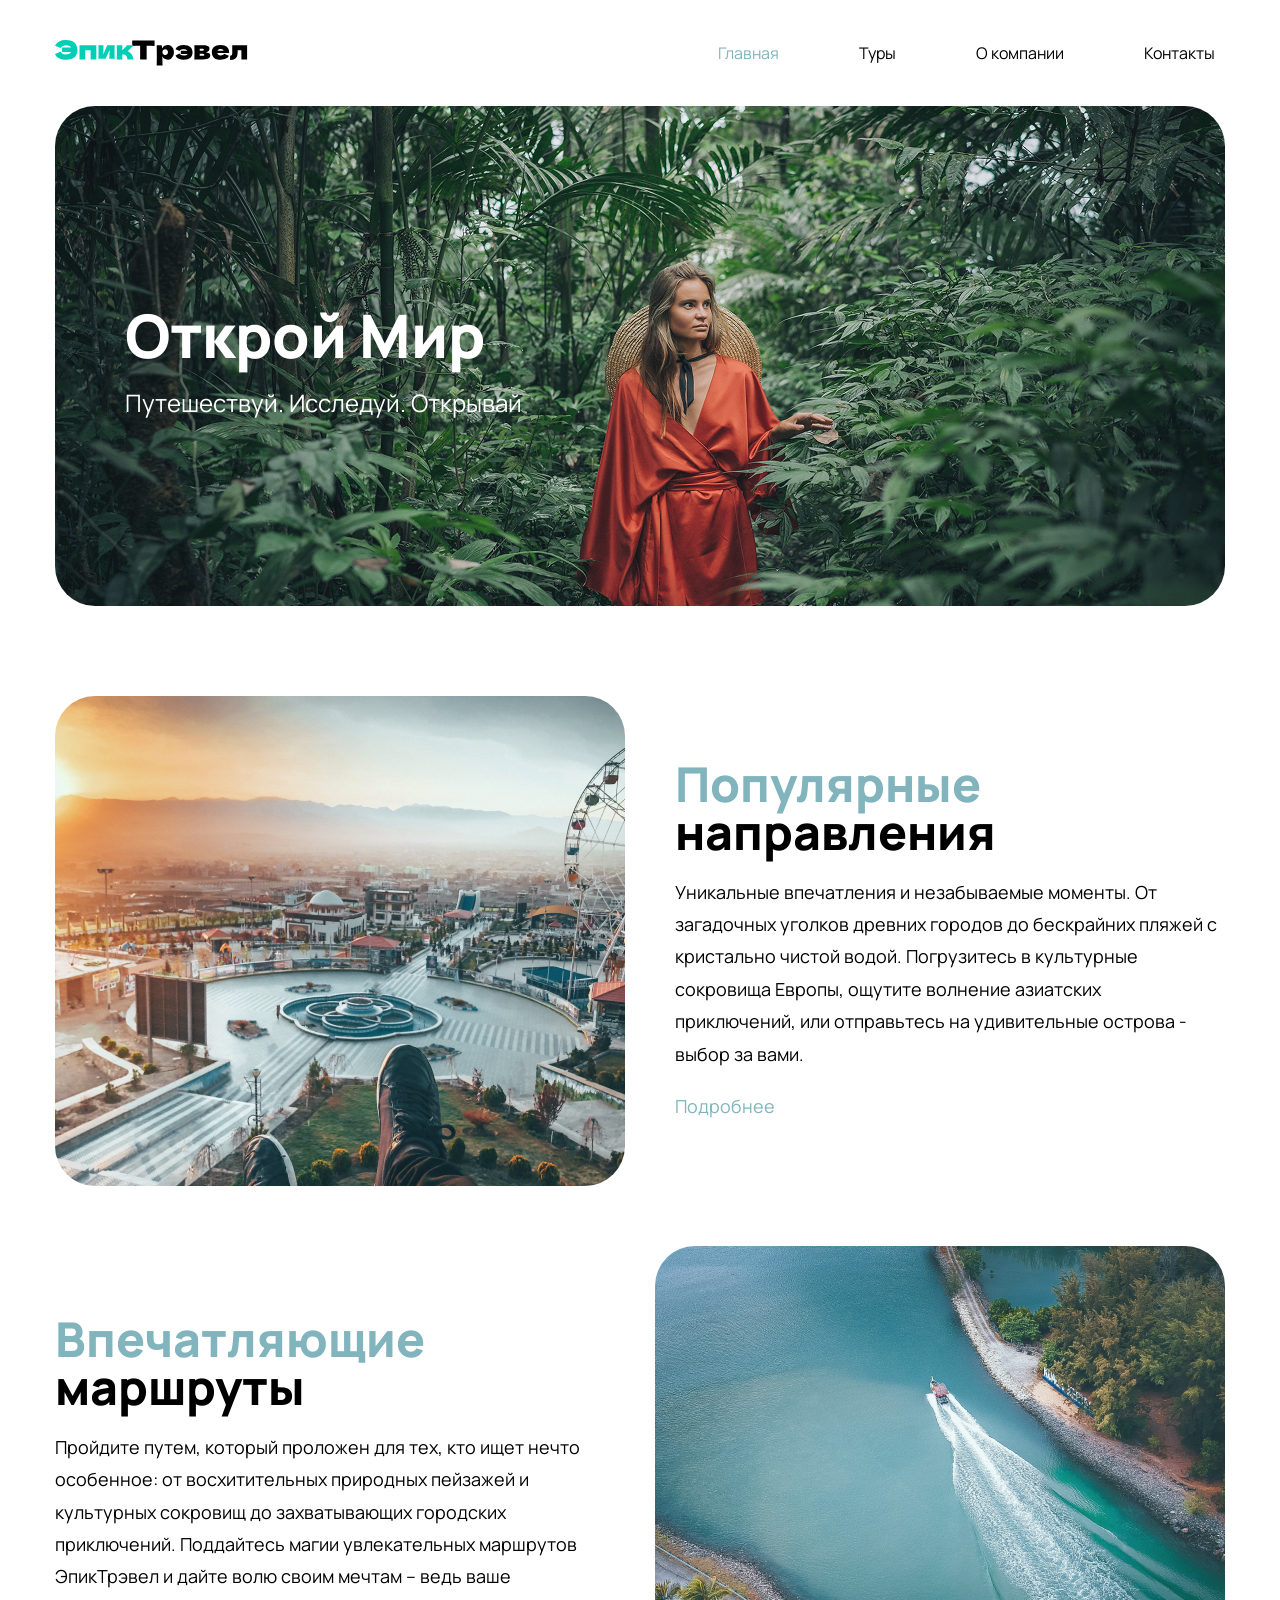
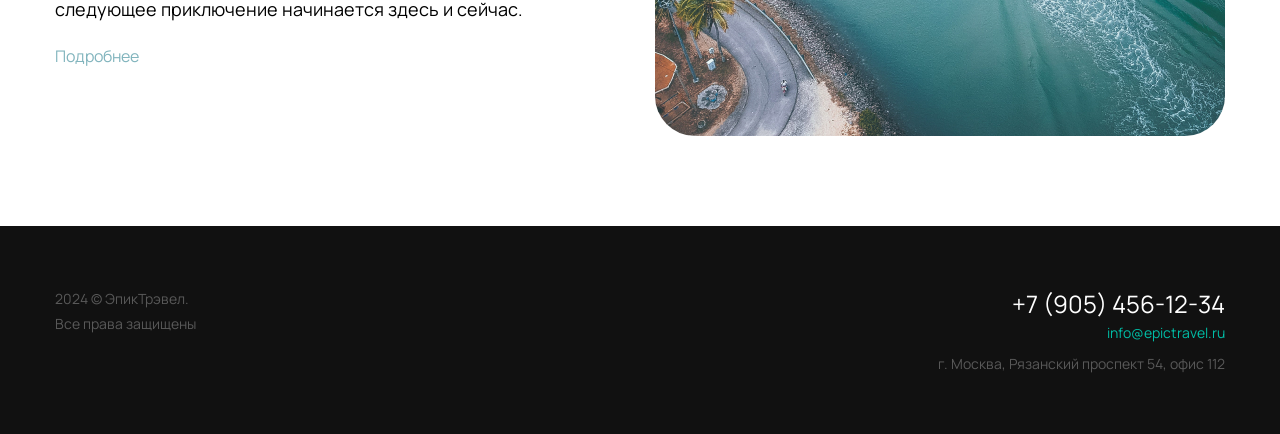
<file: index.html>
<!DOCTYPE html>
<html lang="ru">
<head>
    <meta charset="UTF-8">
    <!-- <meta name="viewport" content="width=device-width, initial-scale=1.0"> -->
    <title>Форест Тревел</title>
    <link rel="preconnect" href="https://fonts.googleapis.com">
    <link rel="preconnect" href="https://fonts.gstatic.com" crossorigin>
    <link href="https://fonts.googleapis.com/css2?family=Manrope:wght@200..800&display=swap" rel="stylesheet">
    <link rel="stylesheet" href="./css/main.css">
</head>
<body class="sticky-footer">
    <header class="header">
        <div class="container">
            <nav class="nav">
                <a href="./index.html"><img src="./img/logo/logo.svg" alt="Логотип"></a>
                
                <ul class="nav-list">
                    <li class="list-item active"><a href="./index.html">Главная</a></li>
                    <li class="list-item"><a href="tours.html">Туры</a></li>
                    <li class="list-item"><a href="about.html">О компании</a></li>
                    <li class="list-item"><a href="contacts.html">Контакты</a></li>
                </ul>
            </nav>
        </div>
    </header>
    <main class="main-page">
        <div class="container">
            <section class="promo">
                <h1 class="promo-title">Открой Мир</h1>
                <p class="promo-subtitle">Путешествуй. Исследуй. Открывай</p>
            </section>

            <div class="main-content">
                <section class="card">
                    <div class="content-img">
                        <img class="card-img" src="./img/main/main-content/img-01.jpg" srcset="./img/main/main-content/img-01@2x.jpg 2x" alt="01">
                    </div>
                    <div class="card-desc">
                        <h2 class="title-2"><span>Популярные</span> направления</h2>
                        <p>Уникальные впечатления и незабываемые моменты. От загадочных уголков древних городов до бескрайних пляжей с кристально чистой водой. Погрузитесь в культурные сокровища Европы, ощутите волнение азиатских приключений, или отправьтесь на удивительные острова - выбор за вами.</p>
                        <p><a class="card-read-more" href="#!">Подробнее</a></p>
                    </div>
                </section>
                <section class="card">
                    <div class="content-img">
                        <img class="card-img" src="./img/main/main-content/img-02.jpg" srcset="./img/main/main-content/img-02@2x.jpg 2x" alt="02">
                    </div>
                    <div class="card-desc">
                        <h2 class="title-2"><span>Впечатляющие</span> маршруты</h2>
                        <p>Пройдите путем, который проложен для тех, кто ищет нечто особенное: от восхитительных природных пейзажей и культурных сокровищ до захватывающих городских приключений. Поддайтесь магии увлекательных маршрутов ЭпикТрэвел и дайте волю своим мечтам – ведь ваше следующее приключение начинается здесь и сейчас.</p>
                        <a class="card-read-more" href="#!">Подробнее</a>
                    </div>
                </section>
            </div>
        </div>
    </main>
    <footer class="footer">
        <div class="container">
            <nav class="footer-row">
                <div class="footer-copyright">
                    <p>2024 © ЭпикТрэвел. <br>Все права защищены</p>
                </div>
                <address class="footer-contacts">
                    <a class="tel" href="tel:+79054561234">+7 (905) 456-12-34</a>
                    <a class="email" href="mailto:info@epictravel.ru">info@epictravel.ru</a>
                    <p class="address">г. Москва, Рязанский проспект 54, офис 112</p>
                </address>
            </nav>
        </div>
    </footer>
</body>
</html>
</file>
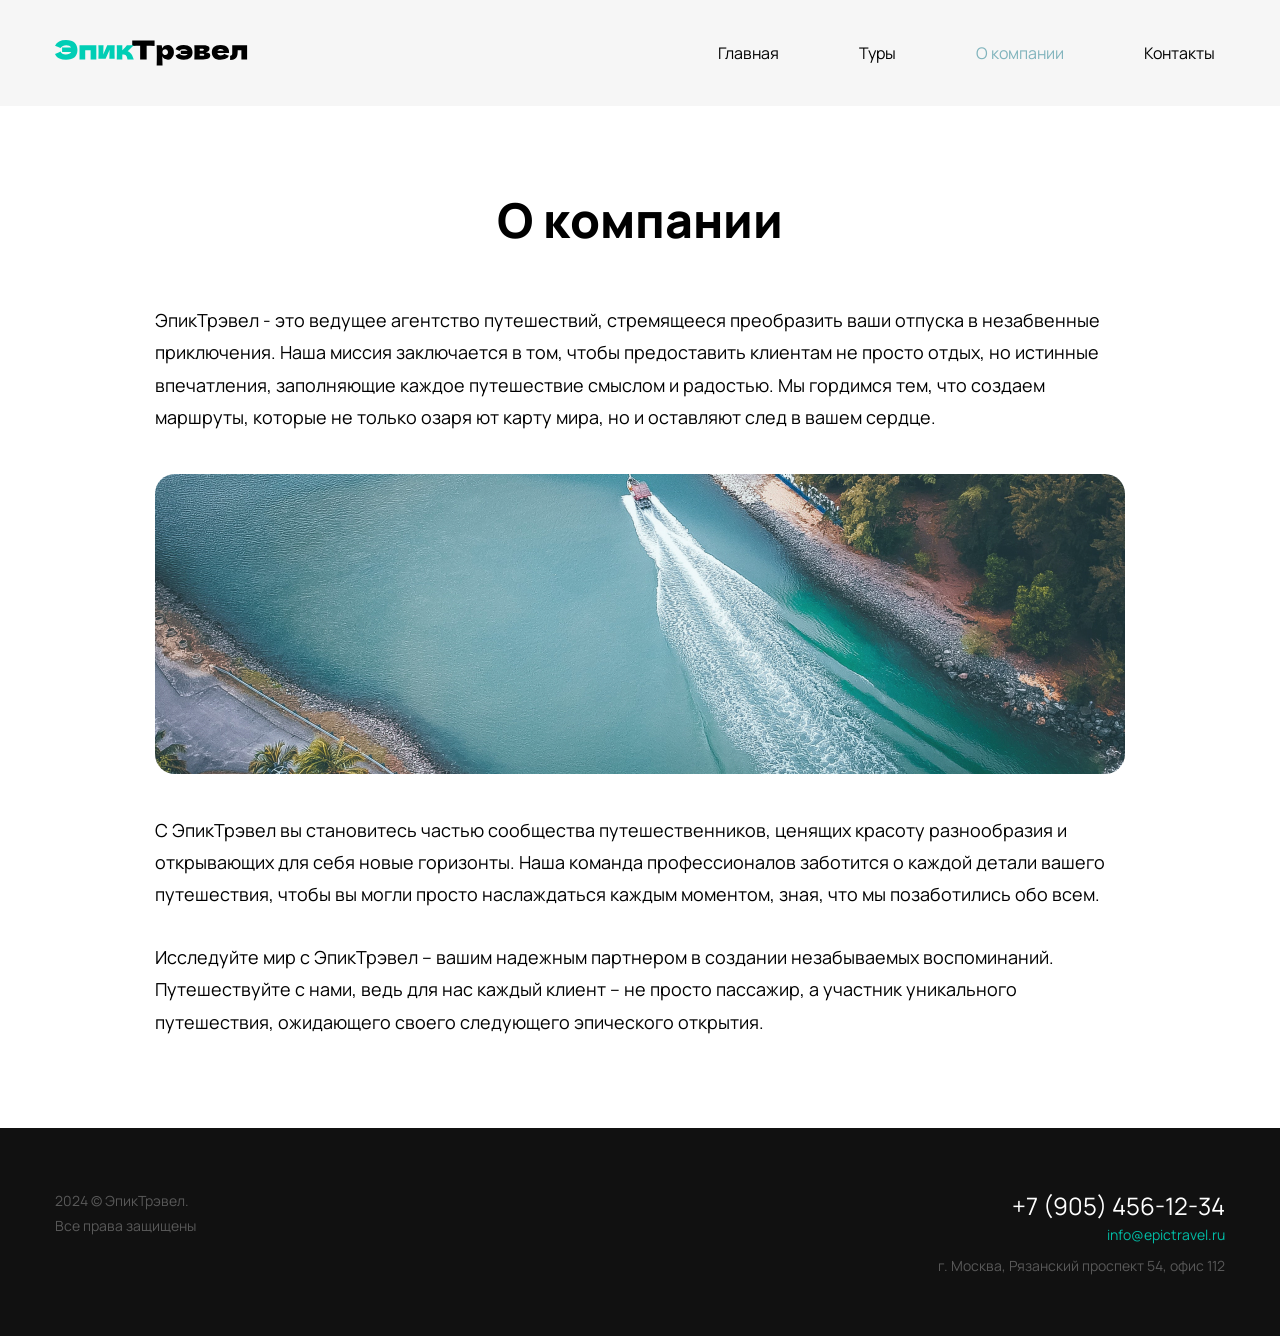
<file: about.html>
<!DOCTYPE html>
<html lang="ru">
<head>
    <meta charset="UTF-8">
    <meta name="viewport" content="width=device-width, initial-scale=1.0">
    <title>Tours Page</title>
    <link rel="preconnect" href="https://fonts.googleapis.com">
    <link rel="preconnect" href="https://fonts.gstatic.com" crossorigin>
    <link href="https://fonts.googleapis.com/css2?family=Manrope:wght@200..800&display=swap" rel="stylesheet">
    <link rel="stylesheet" href="./css/main.css">
</head>
<body class="sticky-footer">
    <header class="header header-bg">
        <div class="container">
            <nav class="nav">
                <a href="./index.html"><img src="./img/logo/logo.svg" alt="Логотип"></a>
                
                <ul class="nav-list">
                    <li class="list-item"><a href="./index.html">Главная</a></li>
                    <li class="list-item"><a href="tours.html">Туры</a></li>
                    <li class="list-item active"><a href="about.html">О компании</a></li>
                    <li class="list-item"><a href="contacts.html">Контакты</a></li>
                </ul>
            </nav>
        </div>
    </header>
    <main class="inner-page">
        <div class="container container-small">
            <div class="title-wrapper">
                <h2 class="title-2">О компании</h2>
            </div>

            <div class="article-content">
                <p>ЭпикТрэвел - это ведущее агентство путешествий, стремящееся преобразить ваши отпуска в незабвенные приключения. Наша миссия заключается в том, чтобы предоставить клиентам не просто отдых, но истинные впечатления, заполняющие каждое путешествие смыслом и радостью. Мы гордимся тем, что создаем маршруты, которые не только озаря ют карту мира, но и оставляют след в вашем сердце.</p>
            
                <div class="article-img">
                    <img src="./img/about/about.jpg" srcset="./img/about/about@2x.jpg 2x" alt="О компании">
                </div>

                <p>
                    С ЭпикТрэвел вы становитесь частью сообщества путешественников, ценящих красоту разнообразия и открывающих для себя новые горизонты. Наша команда профессионалов заботится о каждой детали вашего путешествия, чтобы вы могли просто наслаждаться каждым моментом, зная, что мы позаботились обо всем.
                </p>
    
                <p>
                    Исследуйте мир с ЭпикТрэвел – вашим надежным партнером в создании незабываемых воспоминаний. Путешествуйте с нами, ведь для нас каждый клиент – не просто пассажир, а участник уникального путешествия, ожидающего своего следующего эпического открытия.
                </p>
            </div>

        </div>
    </main>
    <footer class="footer">
        <div class="container">
            <nav class="footer-row">
                <div class="footer-copyright">
                    <p>2024 © ЭпикТрэвел. <br>Все права защищены</p>
                </div>
                <address class="footer-contacts">
                    <a class="tel" href="tel:+79054561234">+7 (905) 456-12-34</a>
                    <a class="email" href="mailto:info@epictravel.ru">info@epictravel.ru</a>
                    <p class="address">г. Москва, Рязанский проспект 54, офис 112</p>
                </address>
            </nav>
        </div>
    </footer>
</body>
</html>
</file>
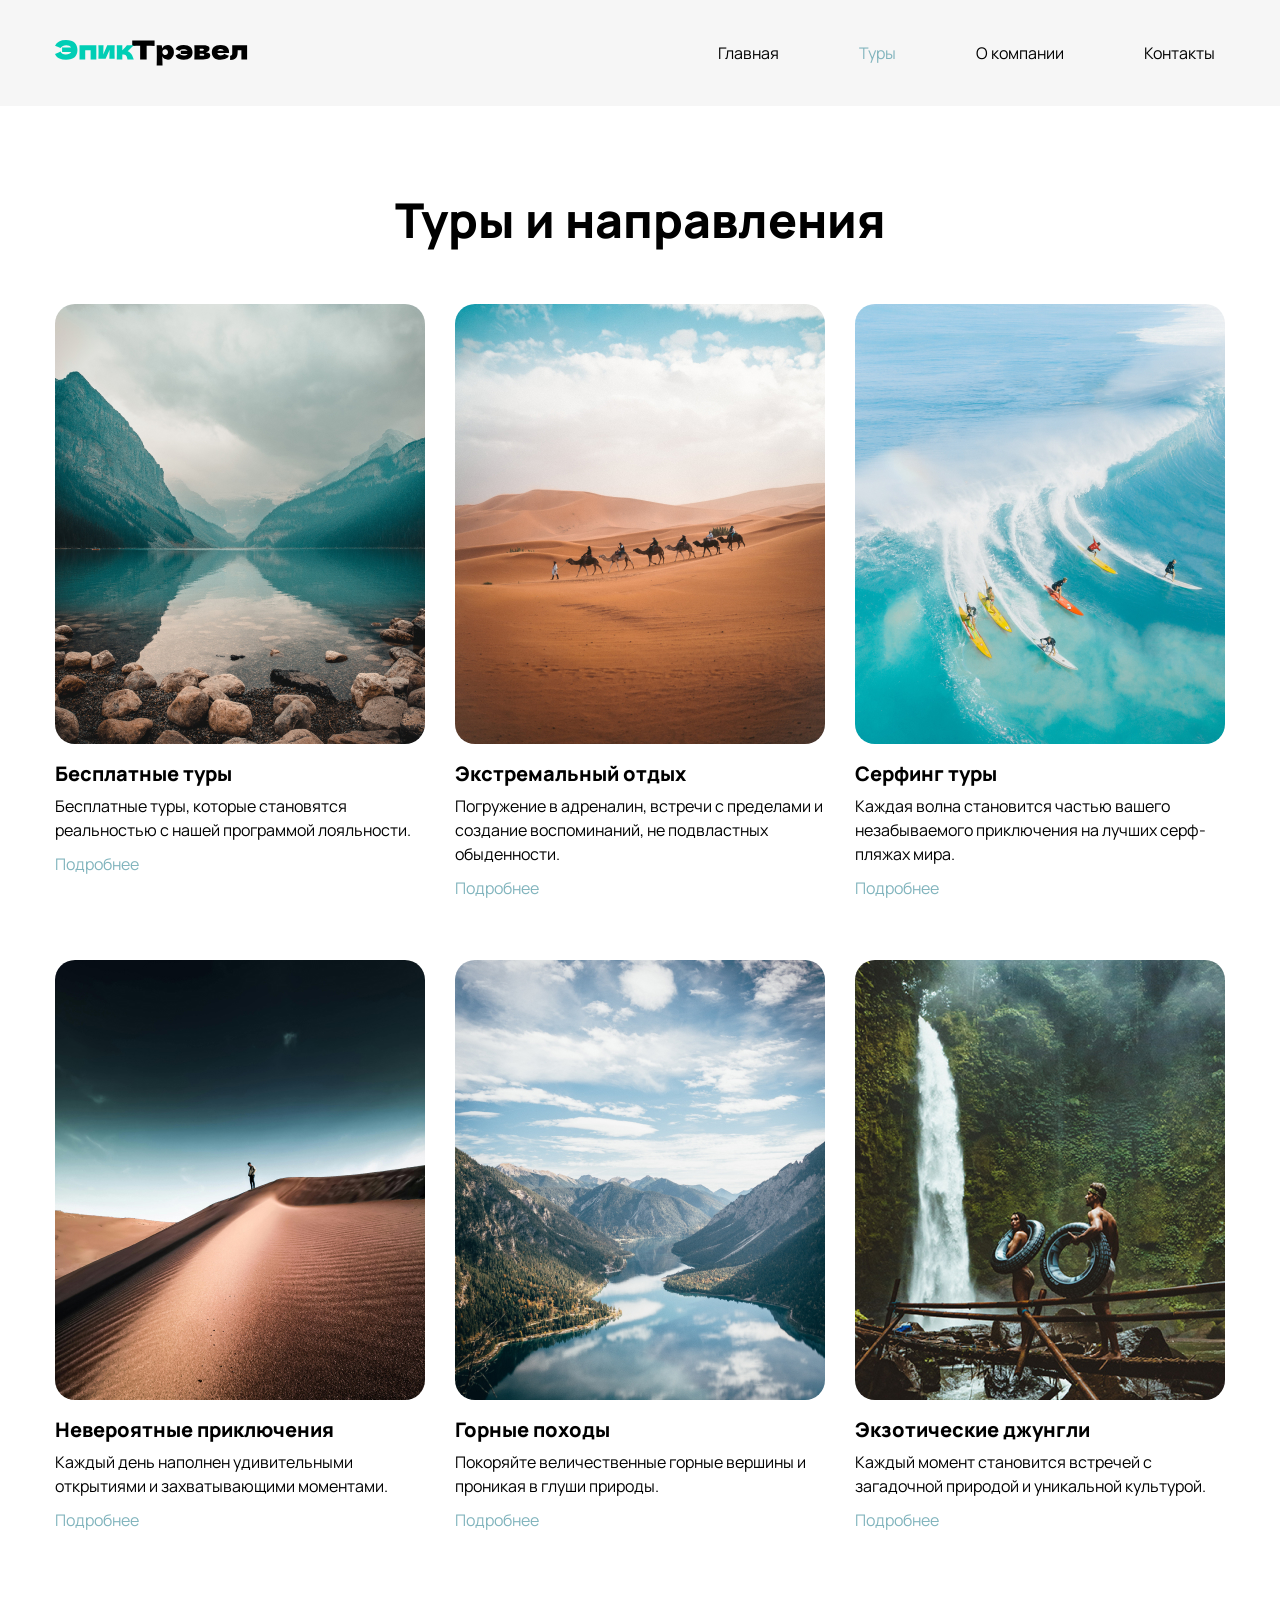
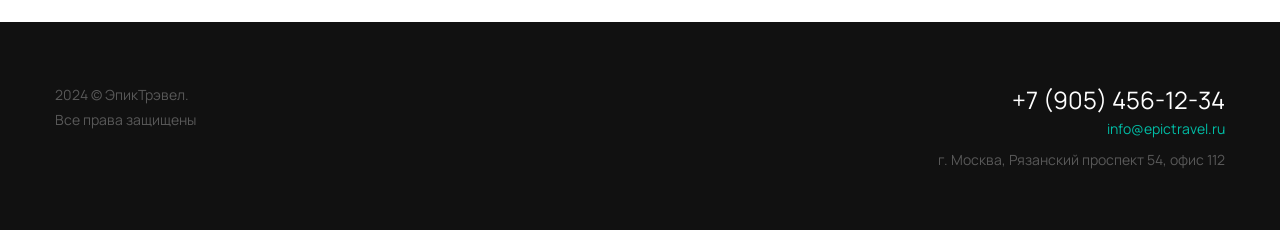
<file: tours.html>
<!DOCTYPE html>
<html lang="ru">
<head>
    <meta charset="UTF-8">
    <meta name="viewport" content="width=device-width, initial-scale=1.0">
    <title>Tours Page</title>
    <link rel="preconnect" href="https://fonts.googleapis.com">
    <link rel="preconnect" href="https://fonts.gstatic.com" crossorigin>
    <link href="https://fonts.googleapis.com/css2?family=Manrope:wght@200..800&display=swap" rel="stylesheet">
    <link rel="stylesheet" href="./css/main.css">
</head>
<body class="sticky-footer">
    <header class="header header-bg">
        <div class="container">
            <nav class="nav">
                <a href="./index.html"><img src="./img/logo/logo.svg" alt="Логотип"></a>
                
                <ul class="nav-list">
                    <li class="list-item"><a href="./index.html">Главная</a></li>
                    <li class="list-item active"><a href="tours.html">Туры</a></li>
                    <li class="list-item"><a href="about.html">О компании</a></li>
                    <li class="list-item"><a href="contacts.html">Контакты</a></li>
                </ul>
            </nav>
        </div>
    </header>
    <main class="inner-page">
        <div class="container">
            <div class="title-wrapper">
                <h2 class="title-2">Туры и направления</h2>
            </div>   
            
            <div class="cards-wrapper">
                <article class="pin">
                    <a href="#!" class="pins-img">
                        <img src="./img/inner-page/01.jpg" srcset="./img/inner-page/01@2x.jpg 2x" alt="Бесплатные туры">
                    </a>
                    <div class="pins-desc">
                        <h3 class="pins-title">Бесплатные туры</h3>
                        <p>Бесплатные туры, которые становятся реальностью с нашей программой лояльности.</p>
                        <p><a class="card-read-more" href="#!">Подробнее</a></p>
                    </div>
                </article>

                <article class="pin">
                    <div class="pins-img">
                        <img src="./img/inner-page/02.jpg" alt="Экстремальный отдых">
                    </div>
                    <div class="pins-desc">
                        <h3 class="pins-title">Экстремальный отдых</h3>
                        <p>Погружение в адреналин, встречи с пределами и создание воспоминаний, не подвластных обыденности.</p>
                        <p><a class="card-read-more" href="#!">Подробнее</a></p>
                    </div>
                </article>

                <article class="pin">
                    <div class="pins-img">
                        <img src="./img/inner-page/03.jpg" alt="Серфинг туры">
                    </div>
                    <div class="pins-desc">
                        <h3 class="pins-title">Серфинг туры</h3>
                        <p>Каждая волна становится частью вашего незабываемого приключения на лучших серф-пляжах мира.</p>
                        <p><a class="card-read-more" href="#!">Подробнее</a></p>
                    </div>
                </article>

                 <article class="pin">
                    <div class="pins-img">
                        <img src="./img/inner-page/04.jpg" alt="Невероятные приключения">
                    </div>
                    <div class="pins-desc">
                        <h3 class="pins-title">Невероятные приключения</h3>
                        <p>Каждый день наполнен удивительными открытиями и захватывающими моментами.</p>
                        <p><a class="card-read-more" href="#!">Подробнее</a></p>
                    </div>
                </article>

                <article class="pin">
                    <div class="pins-img">
                        <img src="./img/inner-page/05.jpg" alt="Горные походы">
                    </div>
                    <div class="pins-desc">
                        <h3 class="pins-title">Горные походы</h3>
                        <p>Покоряйте величественные горные вершины и проникая в глуши природы.</p>
                        <p><a class="card-read-more" href="#!">Подробнее</a></p>
                    </div>
                </article>

                <article class="pin">
                    <div class="pins-img">
                        <img src="./img/inner-page/06.jpg" alt="Экзотические джунгли">
                    </div>
                    <div class="pins-desc">
                        <h3 class="pins-title">Экзотические джунгли</h3>
                        <p>Каждый момент становится встречей с загадочной природой и уникальной культурой.</p>
                        <p><a class="card-read-more" href="#!">Подробнее</a></p>
                    </div>
                </article>


            </div>
        </div>
    </main>
    <footer class="footer">
        <div class="container">
            <nav class="footer-row">
                <div class="footer-copyright">
                    <p>2024 © ЭпикТрэвел. <br>Все права защищены</p>
                </div>
                <address class="footer-contacts">
                    <a class="tel" href="tel:+79054561234">+7 (905) 456-12-34</a>
                    <a class="email" href="mailto:info@epictravel.ru">info@epictravel.ru</a>
                    <p class="address">г. Москва, Рязанский проспект 54, офис 112</p>
                </address>
            </nav>
        </div>
    </footer>
</body>
</html>
</file>
<file: css/main.css>
@import url(reset.css);

body {
    font-family: "Manrope", sans-serif;
}

html, body {
    height: 100%;
    margin: 0;
}

.sticky-footer {
    min-height: 100vh;
    display: flex;
    flex-direction: column;
}

.container {
    width: 1200px;
    padding: 0 15px;
    margin: 0 auto;
}

.container-small {
    width: 1000px;
}

.title-2 {
    line-height: 1;
    font-size: 48px;
    font-weight: 800;
}

.title-2 span {
    color: #81B4BD;
}

.header {
    padding: 40px 0;
}

.header-bg {
    background-color: #F6F6F6;
}

.nav {
    display: flex;
    align-items: center;
    justify-content: space-between;
    gap: 30px;
}

.nav-list {
    display: flex;
    gap: 60px;
}

.list-item a {
    padding: 5px 10px;
    color: #000000;
    /* font-size: 16px; */
    transition: color 0.2s ease-in;
}

.list-item.active a {
    color: #81B4BD;
}

.list-item a:hover {
    color: #00CEB5;
}

/* Main Page  */

.main-page {
    flex: 1;
}

.none {
    display: none;
}

/* Promo  */

.promo {
    background-image: url('./../img/main/promo/promo-bg.jpg');
    background-color: #284729;
    background-size: cover;
    background-position: center;
    background-repeat: no-repeat;

    display: flex;
    flex-direction: column;
    justify-content: center;
    gap: 10px;
    height: 500px;

    padding: 70px;
    border-radius: 40px;
    color: white;
}

@media (-webkit-min-device-pixel-ratio: 2), (min-resolution: 192dpi), (min-resolution: 2dppx) {
    .promo {
        background-image: url('./../img/main/promo/promo-bg@2x.jpg');
    }
}

.promo-title {
    font-size: 60px;
    font-weight: 800;
}

.promo-subtitle {
    font-size: 24px;
    font-weight: 400;
}

/* Cards */

.main-content {
    display: flex;
    flex-direction: column;
    gap: 60px 0;
    padding: 90px 0;
}

.card {
    display: flex;
    align-items: center;
    gap: 0 50px;
}

.card:nth-child(even) {
    flex-direction: row-reverse;
}

.content-img {
    flex-shrink: 0;
    overflow: hidden;
    border-radius: 40px;
}

.card-img {
}

.card-desc {
    display: flex;
    flex-direction: column;
    gap: 20px;
}

.card-desc p {
    font-size: 18px;
    line-height: 1.8;
}

.card-read-more {
    display: inline-block;
    color: #81B4BD;
}

.card-read-more:hover {
    text-decoration: underline;
    color: #81B4BD;
}

/* Footer */

.footer {
    margin-top: auto;
    background-color: #111111;
    padding: 60px 0;
    color: rgba(255, 255, 255, 0.3);
}

.footer-row {
    display: flex;
    justify-content: space-between;
    gap: 30px;
}

.footer-copyright {
    font-size: 14px;
    line-height: 1.8;
}

.footer-contacts {
    display: flex;
    flex-direction: column;
    align-items: flex-end;
    line-height: 1.5;
    font-size: 14px;
}

.tel {
    display: inline-block;

    font-family: "Manrope", sans-serif;
    font-size: 24px;
    /* line-height: 1.5; */
    color: white;
}

.email {
    margin-bottom: 10px;
    display: inline-block;
    color: #00BDA6;
    /* font-size: 14px; */
}

.address {
    font-family: "Manrope", sans-serif;
    display: inline-block;
    color: rgba(255, 255, 255, 0.3);
}


/* Inner  page  */

.inner-page {
    padding: 90px 0;
}

.title-wrapper {
    text-align: center;
    margin-bottom: 60px;
}

.cards-wrapper {
    display: flex;
    flex-wrap: wrap;
    gap: 60px 30px;
}

.pin {
    width: 370px;
}

.pins-img {
    display: block;
    margin-bottom: 20px;
    /* max-width: 370px; */
    border-radius: 20px;
    overflow: hidden;
}

.pins-desc {
    display: flex;
    flex-direction: column;
    gap: 10px;
}

.pins-title {
    font-size: 20px;
    font-weight: 800;
    line-height: 1;
}

.pins-desc p {
    font-size: 16px;
    line-height: 1.5;
}


.article-img {
    margin: 40px 0;
    border-radius: 20px;
    overflow: hidden;
}

.article-content {
    font-size: 18px;
    line-height: 1.8;
}

.article-content p + p {
    padding-top: 30px;
}
</file>
